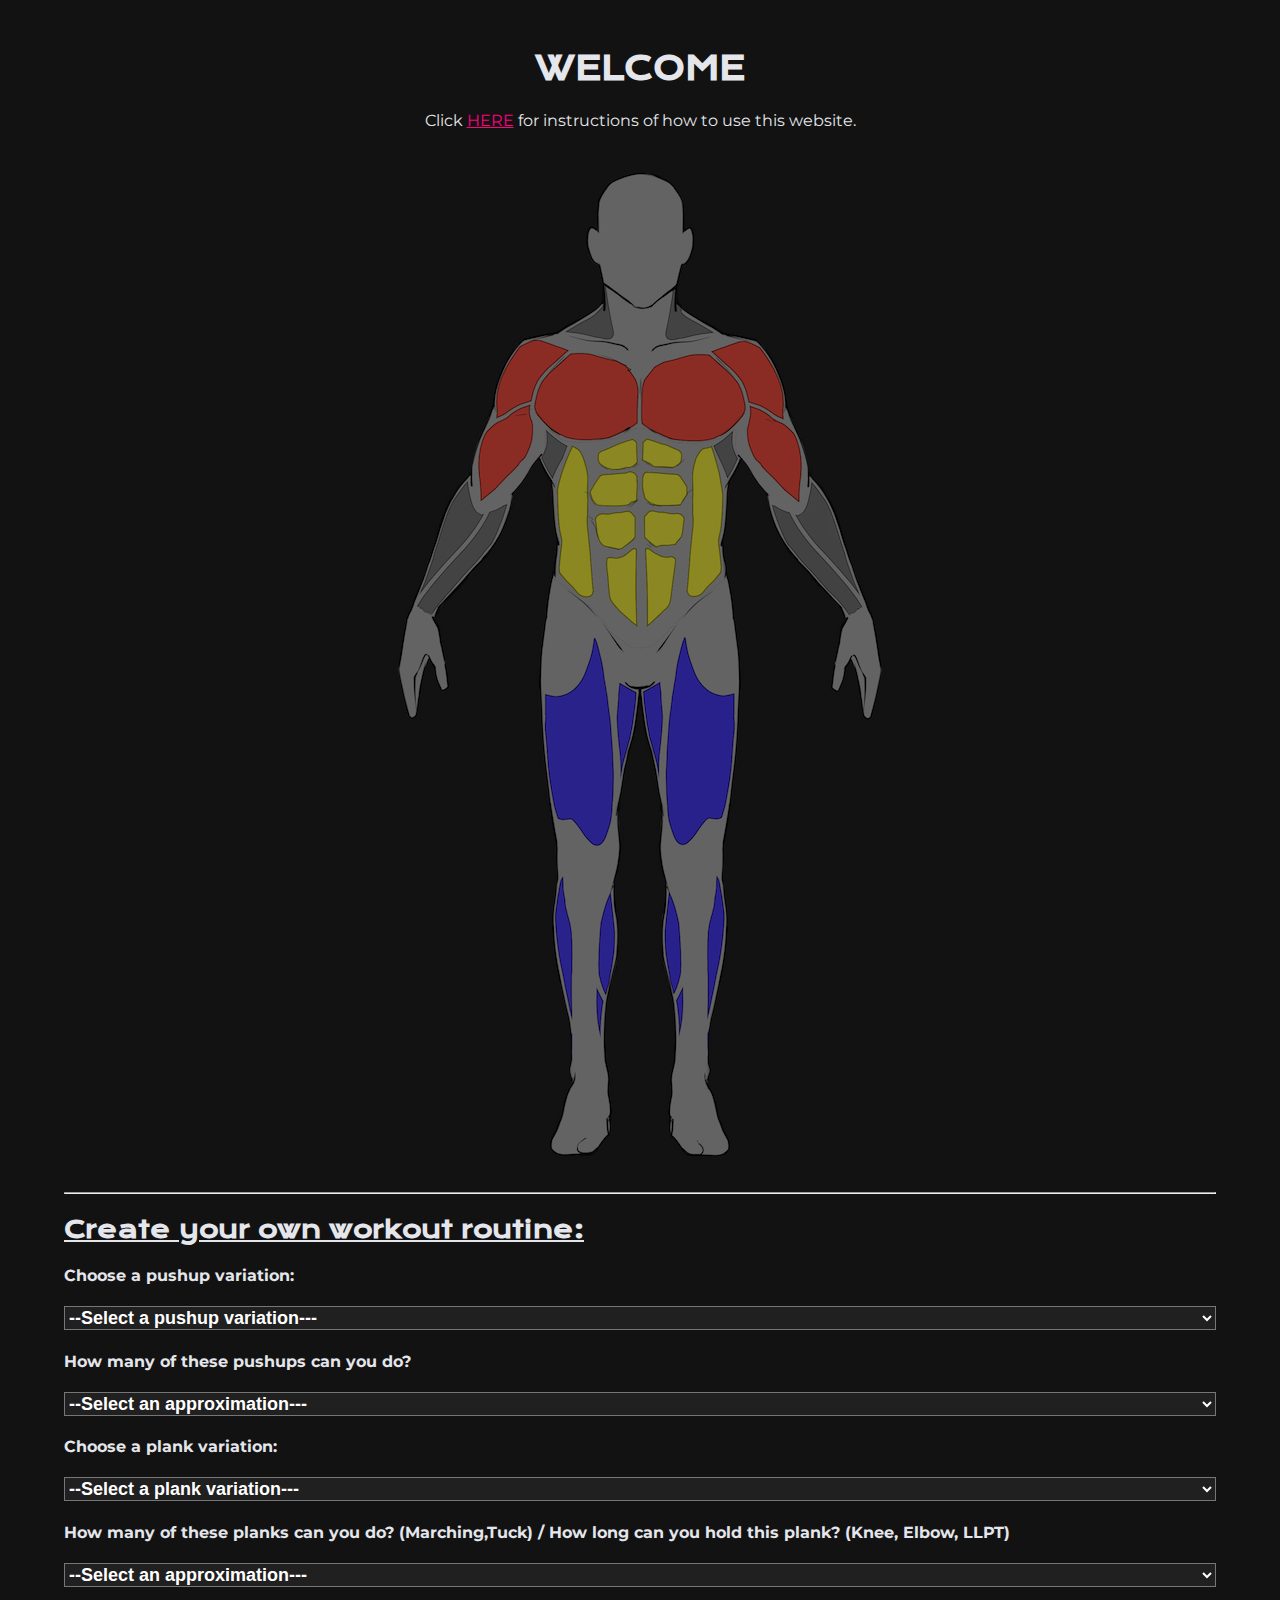
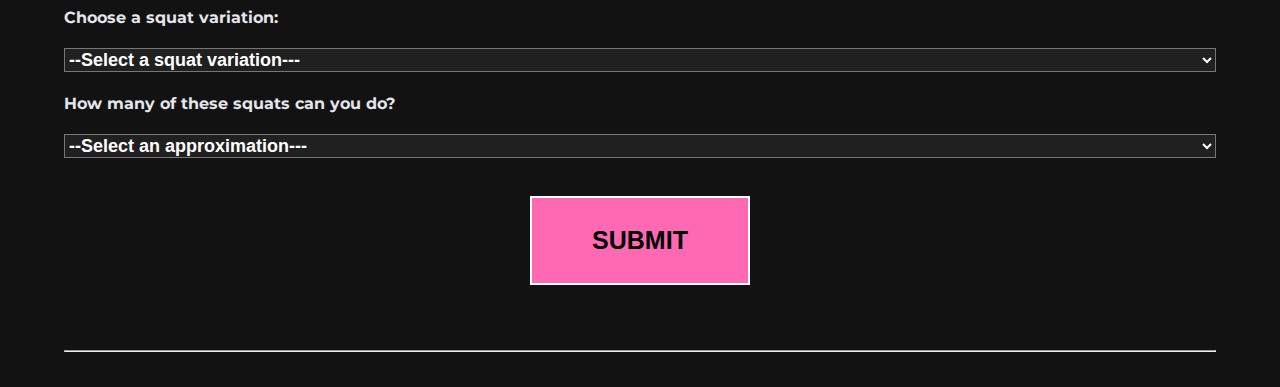
<file: index.html>
<!DOCTYPE html>
<html>
<head>
  <title>Home Page</title>
  <link rel="stylesheet" type="text/css" href="styles.css">
  <link rel="preconnect" href="https://fonts.gstatic.com">
  <link href="https://fonts.googleapis.com/css2?family=Montserrat&display=swap" rel="stylesheet">
  <link href="https://fonts.googleapis.com/css2?family=Krona+One&display=swap" rel="stylesheet">
  <script src="script.js"></script>
</head>
<body class="darkmode">
  <br>
  <center><h1>WELCOME</h1>
  <p>Click <a class = "link" href="about.html">HERE</a> for instructions of how to use this website. </p> </center>
  <br>
  <img src="body.png" width="502" height="1000" usemap="#bodymap" class="aligncenter">
  <map name="bodymap">
    <area shape="rect" coords="150,475,350,860" href="lower.html">
    <area shape="rect" coords="170,275,330,460" href="core.html">
    <area shape="poly" coords="130,175,370,175,
    430,335,380,335,
    330,275,170,275,
    120,335,70,335" href="upper.html">
  </map>
  <br>
  <hr>
  <form>
  <h2><u>Create your own workout routine:</u></h2>
  <h4>Choose a pushup variation:</h4>
  <select id="pu">
    <option value="NOT SELECTED">--Select a pushup variation---</option>
    <option value="Incline Wall Pushup">Incline Wall Pushup</option>
    <option value="Knee Pushup">Knee Pushup</option>
    <option value="Full Pushup">Full Pushup</option>
    <option value="Inverse Pushup">Inverse Pushup</option>
    <option value="Plyometric Pushup">Plyometric Pushup</option>
  </select>
  <h4>How many of these pushups can you do?</em></h4>
  <select id="pureps">
    <option value="NOT SELECTED">--Select an approximation---</option>
    <option value="20">15 + Reps</option>
    <option value="10">Around 10 Reps</option>
    <option value="3">< 5 Reps</option>
  </select>
  <h4>Choose a plank variation:</h4>
  <select id="p">
    <option value="NOT SELECTED">--Select a plank variation---</option>
    <option value="Knee Plank">Knee Plank</option>
    <option value="Elbow Plank">Elbow Plank</option>
    <option value="Marching Plank">Marching Plank</option>
    <option value="Tuck Plank">Tuck Plank</option>
    <option value="LLPT Plank">LLPT Plank</option>
  </select>
  <h4>How many of these planks can you do? (Marching,Tuck) / How long can you hold this plank? (Knee, Elbow, LLPT)</h4>
  <select id="preps">
    <option value="NOT SELECTED">--Select an approximation---</option>
    <option value="20 (Marching,Tuck) / 90s Hold (Knee,Elbow,LLPT)">20 + Reps / 60 + Seconds</option>
    <option value="10 (Marching,Tuck) / 45s Hold (Knee,Elbow,LLPT)">10-20 Reps / 30-60 seconds</option>
    <option value="6 (Marching,Tuck) / 20s Hold (Knee,Elbow,LLPT)">< 10 reps / < 30 seconds</option>
  </select>
  <h4>Choose a squat variation:</h4>
  <select id="s">
    <option value="NOT SELECTED">--Select a squat variation---</option>
    <option value="Chair Squat">Chair Squat</option>
    <option value="Squat to Calf Raise">Squat to Calf Raise</option>
    <option value="Split Squat">Split Squat</option>
    <option value="Cossack Squat">Cossack Squat</option>
    <option value="Plyometric Tuck Squat">Plyometric Tuck Squat</option>
  </select>
  <h4>How many of these squats can you do?</em></h4>
  <select id="sreps">
    <option value="NOT SELECTED">--Select an approximation---</option>
    <option value="20">20 + Reps</option>
    <option value="15">10-20 Reps</option>
    <option value="8">< 10 Reps</option>
  </select>
  <br> <br> <br>
  <center><button type="button" class="button" onclick="printWorkout() ;">SUBMIT</button></center>
  <br> <br>
  <table id="customWorkout" class="workoutTable">
    <tr>
      <th>Exercise</th>
      <th>Sets</th>
      <th>Reps/ Duration</th>
      <th>Rest (Between Sets)</th>
    </tr>
    <tr>
      <td></td>
      <td></td>
      <td></td>
      <td></td>
    </tr>
    <tr>
      <td></td>
      <td></td>
      <td></td>
      <td></td>
    </tr>
    <tr>
      <td></td>
      <td></td>
      <td></td>
      <td></td>
    </tr>
  </table>
</form>
<br>
<hr>
<br>
</body>
</html>
</file>
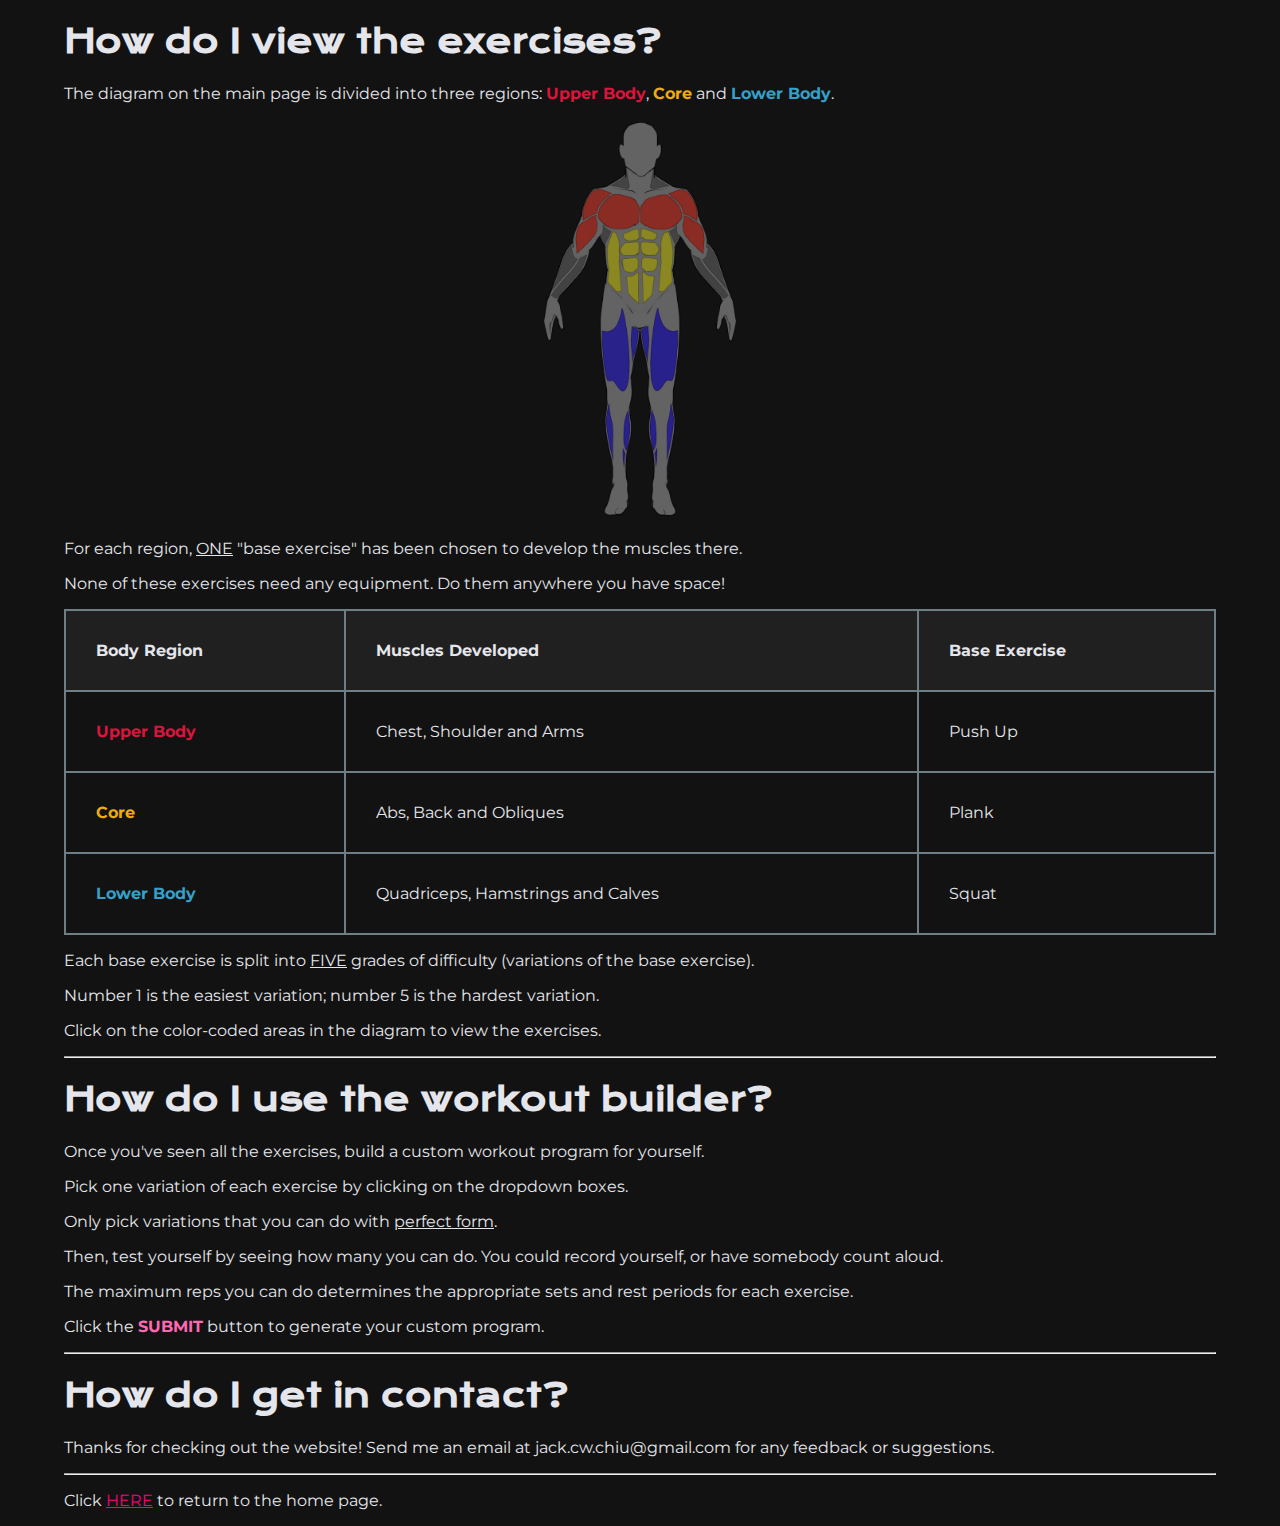
<file: about.html>
<!DOCTYPE html>
<html>
<head>
  <title>About Page</title>
  <link rel="stylesheet" type="text/css" href="styles.css">
  <link rel="preconnect" href="https://fonts.gstatic.com">
  <link href="https://fonts.googleapis.com/css2?family=Montserrat&display=swap" rel="stylesheet">
  <link href="https://fonts.googleapis.com/css2?family=Krona+One&display=swap" rel="stylesheet">
</head>
<body class="darkmode">
  <h1>How do I view the exercises?</h1>
  <p>The diagram on the main page is divided into three regions: <span class="upperWord">Upper Body</span>, <span class="coreWord">Core</span> and <span class="lowerWord">Lower Body</span>.</p>
  <center><img src="body.png" width="200" height="400"></center>
  <p>For each region, <u>ONE</u> "base exercise" has been chosen to develop the muscles there.</p>
  <p>None of these exercises need any equipment. Do them anywhere you have space!</p>
  <table>
    <tr>
      <th>Body Region</th>
      <th>Muscles Developed</th>
      <th>Base Exercise</th>
    </tr>
    <tr>
      <td><span class="upperWord">Upper Body</span></td>
      <td>Chest, Shoulder and Arms</td>
      <td>Push Up</td>
    </tr>
    <tr>
      <td><span class="coreWord">Core</span></td>
      <td>Abs, Back and Obliques</td>
      <td>Plank</td>
    </tr>
    <tr>
      <td><span class="lowerWord">Lower Body</span></td>
      <td>Quadriceps, Hamstrings and Calves</td>
      <td>Squat</td>
    </tr>
  </table>
  <p>Each base exercise is split into <u>FIVE</u> grades of difficulty (variations of the base exercise).</p>
  <p>Number 1 is the easiest variation; number 5 is the hardest variation.</p>
  <p>Click on the color-coded areas in the diagram to view the exercises.</p>
  <hr>
  <h1>How do I use the workout builder?</h1>
  <p>Once you've seen all the exercises, build a custom workout program for yourself.</p>
  <p>Pick one variation of each exercise by clicking on the dropdown boxes.</p>
  <p>Only pick variations that you can do with <u>perfect form</u>.</p>
  <p>Then, test yourself by seeing how many you can do. You could record yourself, or have somebody count aloud.</p>
  <p>The maximum reps you can do determines the appropriate sets and rest periods for each exercise.</p>
  <p>Click the <a class="buttonword">SUBMIT</a> button to generate your custom program.</p>
  <hr>
  <h1>How do I get in contact?</h1>
  <p>Thanks for checking out the website! Send me an email at jack.cw.chiu@gmail.com for any feedback or suggestions.</p>
  <hr>
  <p>Click <a class = "link" href="index.html">HERE</a> to return to the home page.</p>
</body>
</html>
</file>
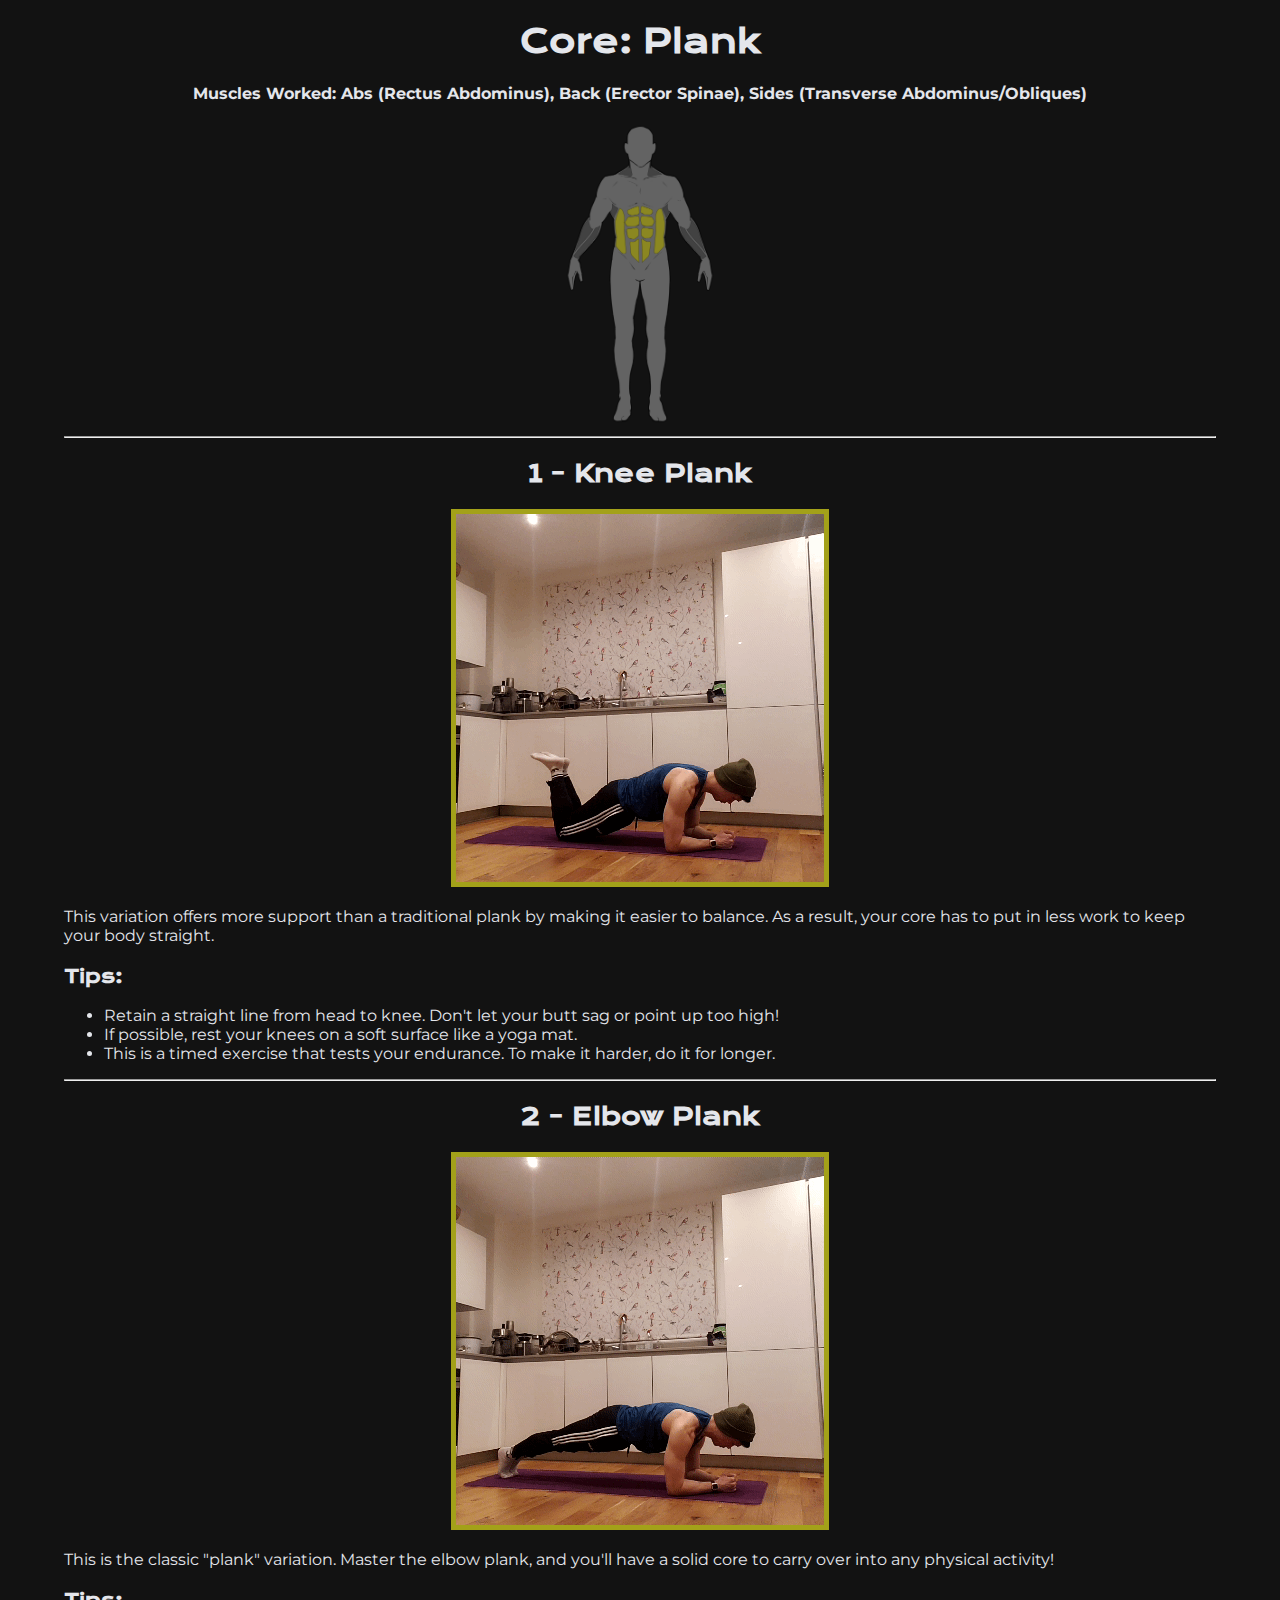
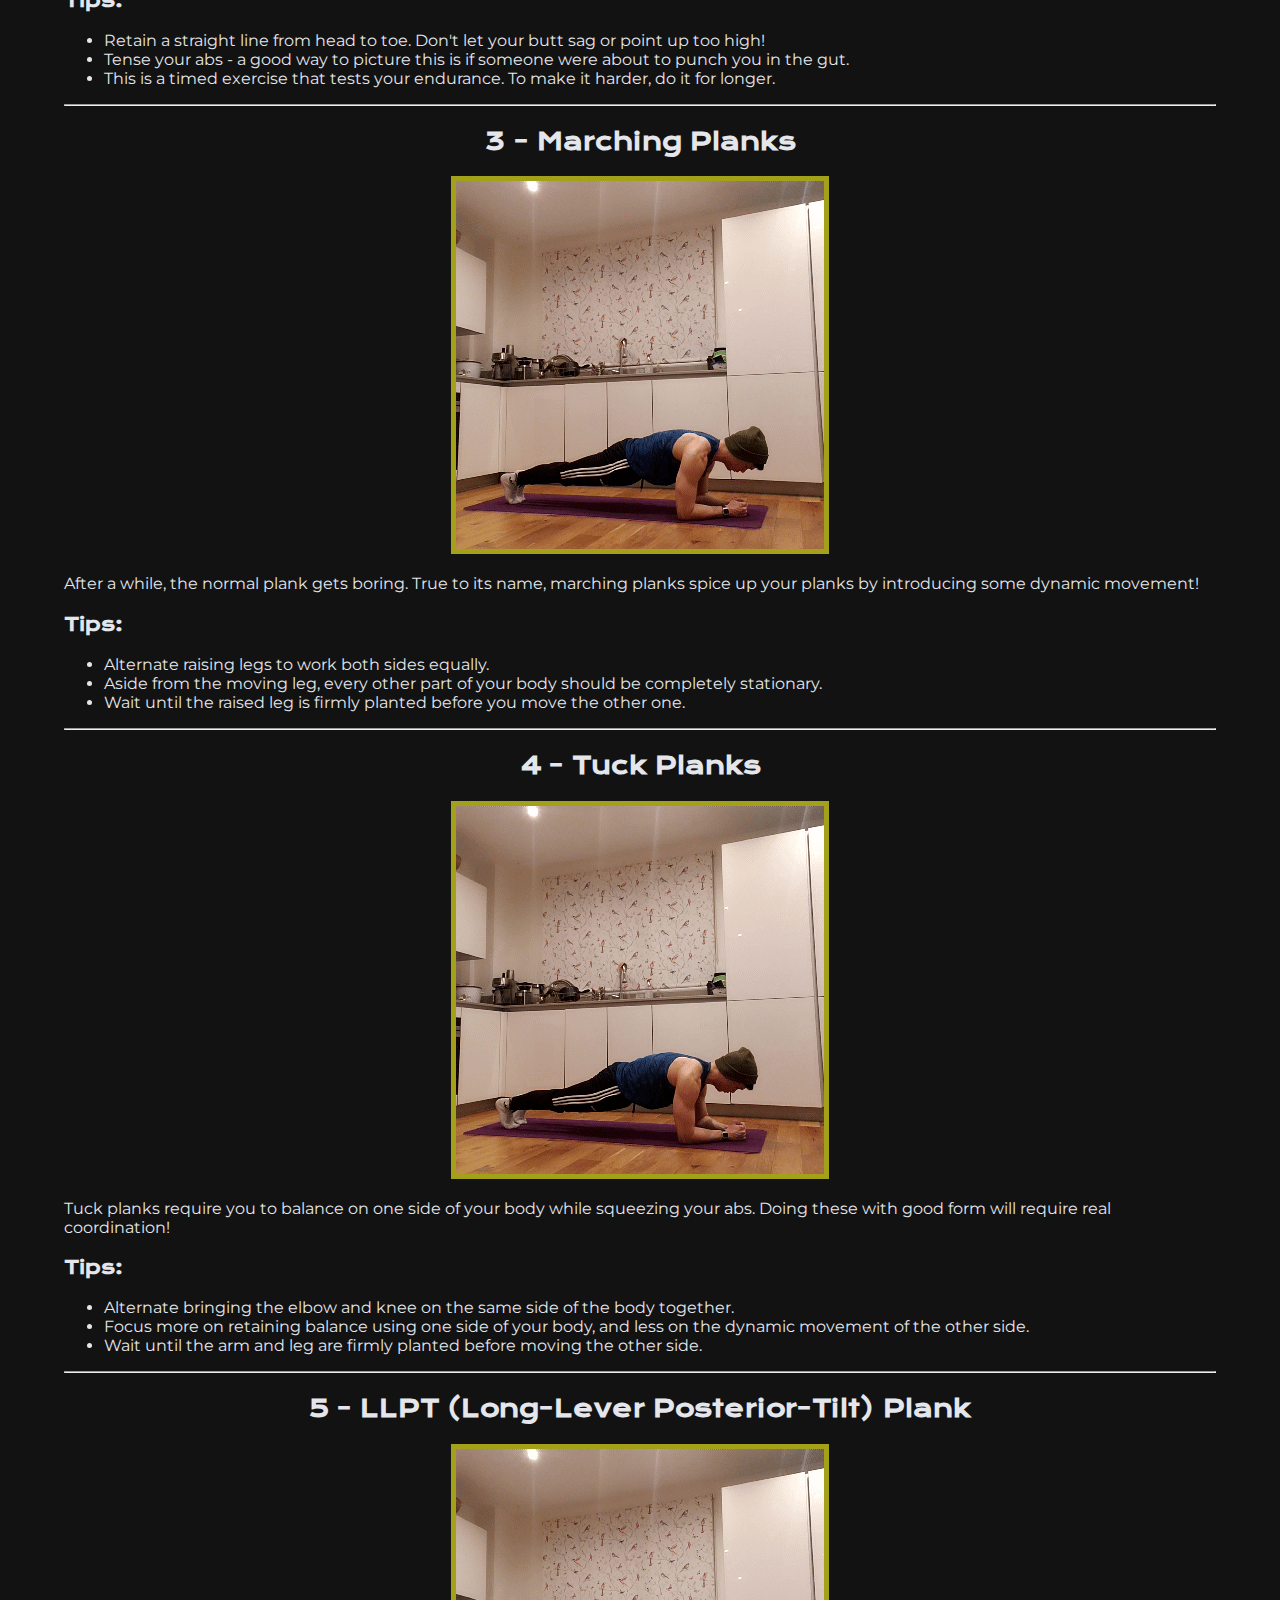
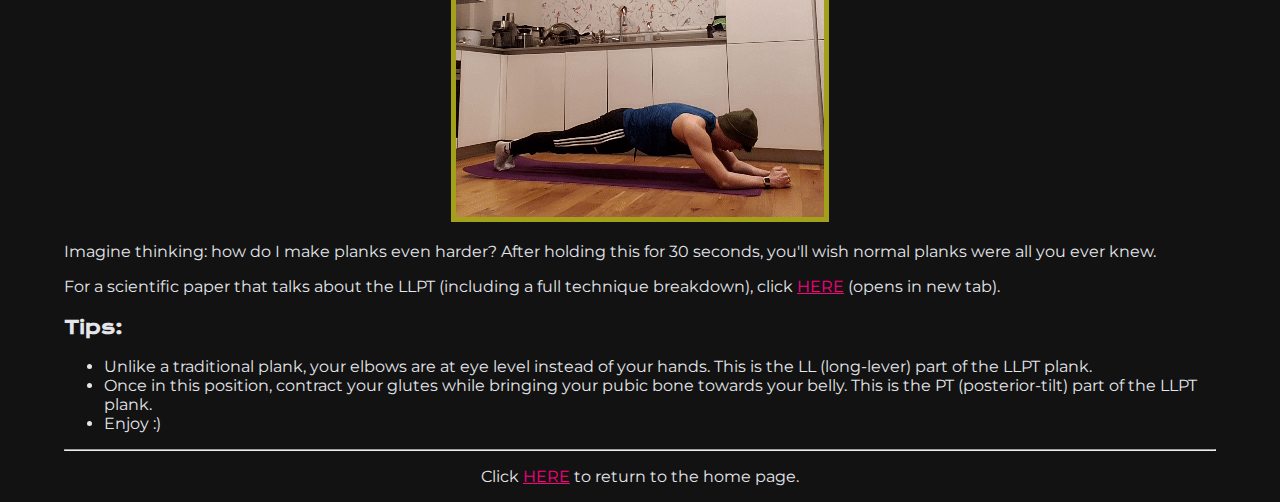
<file: core.html>
<!DOCTYPE html>
<html>
<head>
  <title>Core:Plank</title>
  <link rel="stylesheet" type="text/css" href="styles.css">
  <link rel="preconnect" href="https://fonts.gstatic.com">
  <link href="https://fonts.googleapis.com/css2?family=Montserrat&display=swap" rel="stylesheet">
  <link href="https://fonts.googleapis.com/css2?family=Krona+One&display=swap" rel="stylesheet">
</head>
<body class="darkmode">
  <a class="center"><h1>Core: Plank</h1>
  <h4>Muscles Worked: Abs (Rectus Abdominus), Back (Erector Spinae), Sides (Transverse Abdominus/Obliques)</h4>
  <img src="core.png" width="150" height="300"></a>
  <hr>
  <a class="center"><h2>1 - Knee Plank</h2>
  <img src="p1.gif" class="coreborder"></a>
  <p>This variation offers more support than a traditional plank by making it easier to balance. As a result, your core has to put in less work to keep your body straight.</p>
  <h3>Tips:</h3>
  <ul>
    <li>Retain a straight line from head to knee. Don't let your butt sag or point up too high!</li>
    <li>If possible, rest your knees on a soft surface like a yoga mat. </li>
    <li>This is a timed exercise that tests your endurance. To make it harder, do it for longer.</li>
  </ul>
  <hr>
  <a class="center"><h2>2 - Elbow Plank</h2>
  <img src="p2.gif" class="coreborder"></a>
  <p>This is the classic "plank" variation. Master the elbow plank, and you'll have a solid core to carry over into any physical activity!</p>
  <h3>Tips:</h3>
  <ul>
    <li>Retain a straight line from head to toe. Don't let your butt sag or point up too high!</li>
    <li>Tense your abs - a good way to picture this is if someone were about to punch you in the gut.</li>
    <li>This is a timed exercise that tests your endurance. To make it harder, do it for longer.</li>
  </ul>
  <hr>
  <a class="center"><h2>3 - Marching Planks</h2>
  <img src="p3.gif" class="coreborder"></a>
  <p>After a while, the normal plank gets boring. True to its name, marching planks spice up your planks by introducing some dynamic movement!</p>
  <h3>Tips:</h3>
  <ul>
    <li>Alternate raising legs to work both sides equally.</li>
    <li>Aside from the moving leg, every other part of your body should be completely stationary.</li>
    <li>Wait until the raised leg is firmly planted before you move the other one.</li>
  </ul>
  <hr>
  <a class="center"><h2>4 - Tuck Planks</h2>
  <img src="p4.gif" class="coreborder"></a>
  <p>Tuck planks require you to balance on one side of your body while squeezing your abs. Doing these with good form will require real coordination!</p>
  <h3>Tips:</h3>
  <ul>
    <li>Alternate bringing the elbow and knee on the same side of the body together.</li>
    <li>Focus more on retaining balance using one side of your body, and less on the dynamic movement of the other side.</li>
    <li>Wait until the arm and leg are firmly planted before moving the other side.</li>
  </ul>
  <hr>
  <a class="center"><h2>5 - LLPT (Long-Lever Posterior-Tilt) Plank</h2>
  <img src="p5.gif" class="coreborder"></a>
  <p>Imagine thinking: how do I make planks even harder? After holding this for 30 seconds, you'll wish normal planks were all you ever knew.</p>
  <p>For a scientific paper that talks about the LLPT (including a full technique breakdown), click <a class = "link" href="https://www.researchgate.net/publication/288093539_The_long-lever_posterior-tilt_plank" target="_blank">HERE</a> (opens in new tab).</p>
  <h3>Tips:</h3>
  <ul>
    <li>Unlike a traditional plank, your elbows are at eye level instead of your hands. This is the LL (long-lever) part of the LLPT plank.</li>
    <li>Once in this position, contract your glutes while bringing your pubic bone towards your belly. This is the PT (posterior-tilt) part of the LLPT plank.</li>
    <li>Enjoy :)</li>
  </ul>
  <hr>
  <center><p>Click <a class = "link" href="index.html">HERE</a> to return to the home page.</p></center>
</body>
</html>
</file>
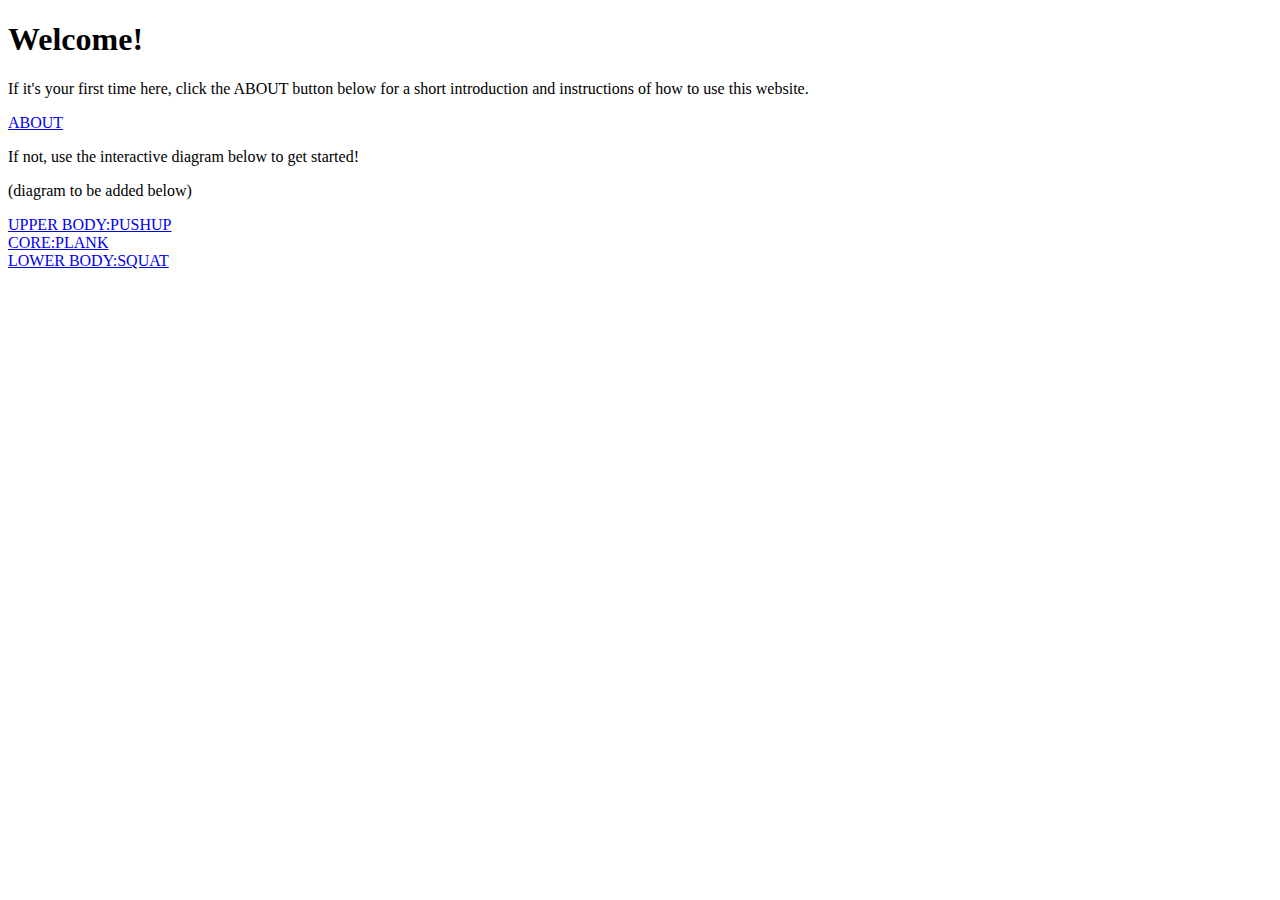
<file: home.html>
<!DOCTYPE html>
<html>
<head>
  <title>Home Page</title>
</head>
<body>
  <h1>Welcome! </h1>
  <p>If it's your first time here, click the ABOUT button below for a short introduction and instructions of how to use this website. </p>
  <a href="about.html">ABOUT</a>
  <p> If not, use the interactive diagram below to get started! </p>
  <p> (diagram to be added below) </p>
  <a href="upper.html">UPPER BODY:PUSHUP</a>
  <br>
  <a href="core.html">CORE:PLANK</a>
  <br>
  <a href="lower.html">LOWER BODY:SQUAT</a>
</body>
</html>
</file>
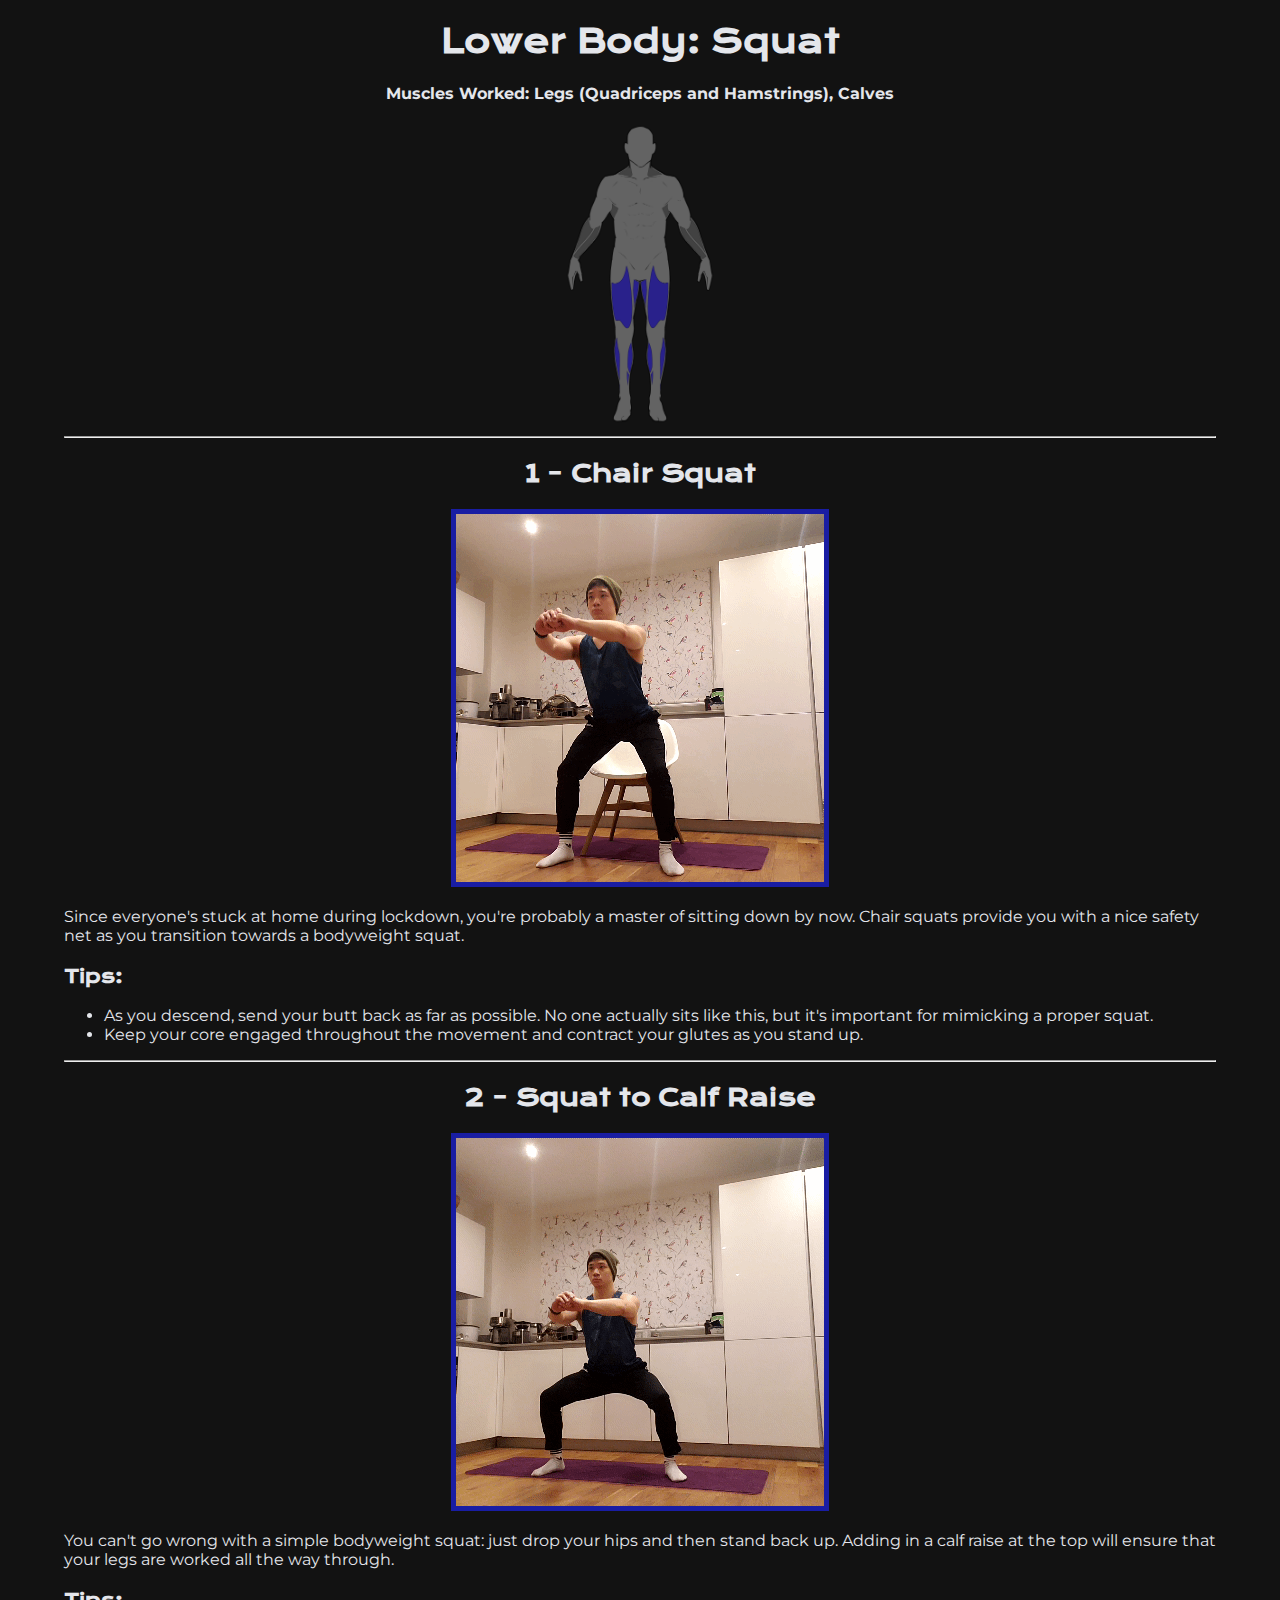
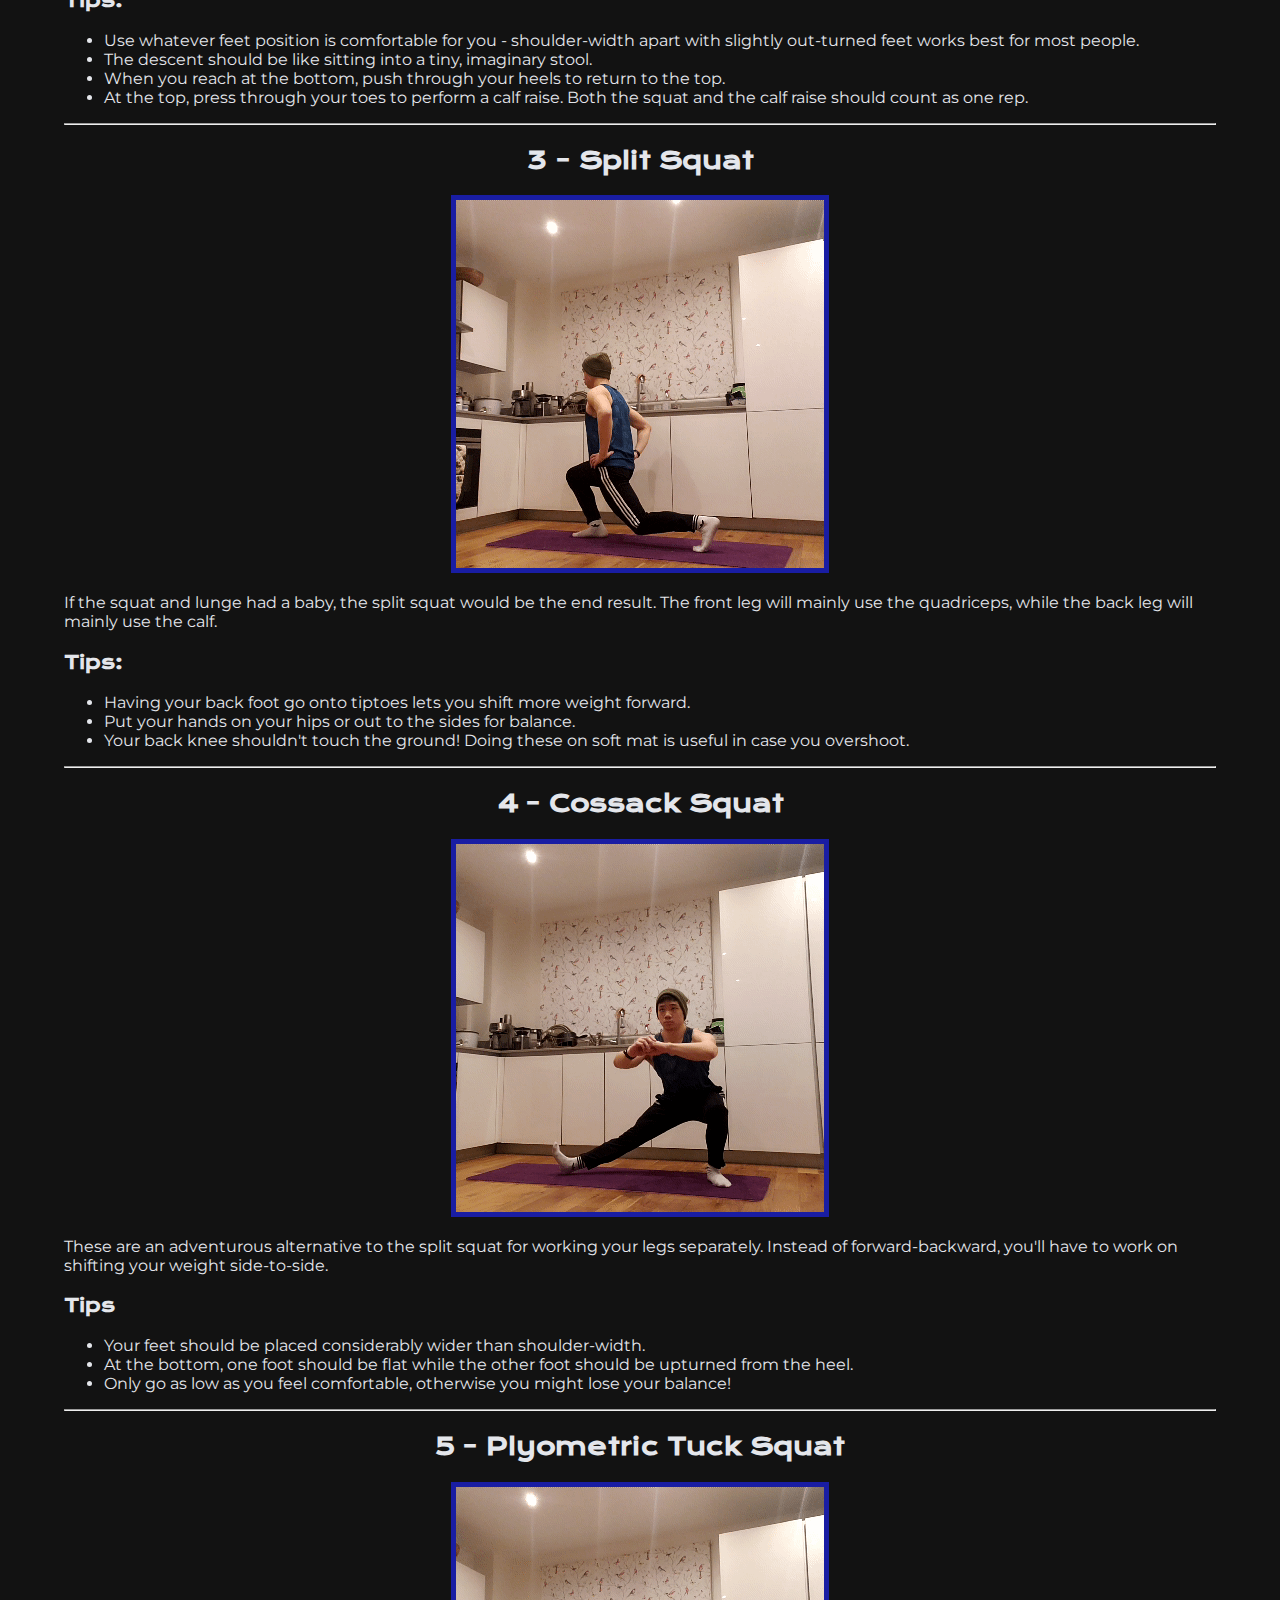
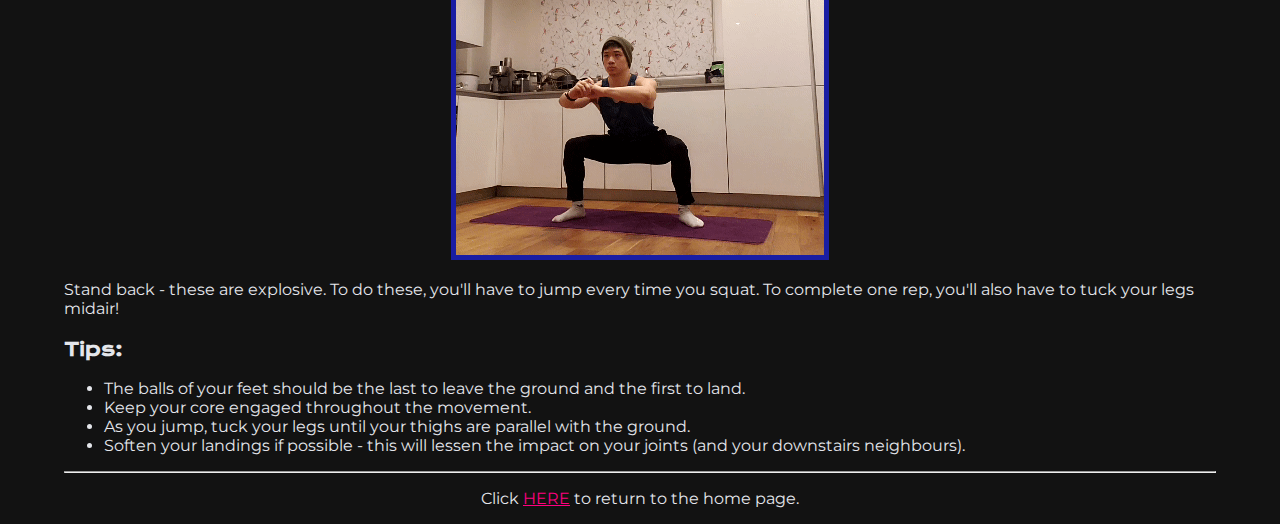
<file: lower.html>
<!DOCTYPE html>
<html>
<head>
  <title>Lower Body:Squat</title>
  <link rel="stylesheet" type="text/css" href="styles.css">
  <link rel="preconnect" href="https://fonts.gstatic.com">
  <link href="https://fonts.googleapis.com/css2?family=Montserrat&display=swap" rel="stylesheet">
  <link href="https://fonts.googleapis.com/css2?family=Krona+One&display=swap" rel="stylesheet">
</head>
<body class="darkmode">
  <a class="center"><h1>Lower Body: Squat</h1>
  <h4>Muscles Worked: Legs (Quadriceps and Hamstrings), Calves</h4>
  <img src="lower.png" width="150" height="300"></a>
  <hr>
  <a class="center"><h2>1 - Chair Squat</h2>
  <img src="s1.gif" class="lowerborder"></a>
  <p>Since everyone's stuck at home during lockdown, you're probably a master of sitting down by now. Chair squats provide you with a nice safety net as you transition towards a bodyweight squat.</p>
  <h3>Tips:</h3>
  <ul>
    <li>As you descend, send your butt back as far as possible. No one actually sits like this, but it's important for mimicking a proper squat.</li>
    <li>Keep your core engaged throughout the movement and contract your glutes as you stand up.</li>
  </ul>
  <hr>
  <a class="center"><h2>2 - Squat to Calf Raise</h2>
  <img src="s2.gif" class="lowerborder"></a>
  <p>You can't go wrong with a simple bodyweight squat: just drop your hips and then stand back up. Adding in a calf raise at the top will ensure that your legs are worked all the way through.</p>
  <h3>Tips:</h3>
  <ul>
    <li>Use whatever feet position is comfortable for you - shoulder-width apart with slightly out-turned feet works best for most people.</li>
    <li>The descent should be like sitting into a tiny, imaginary stool.</li>
    <li>When you reach at the bottom, push through your heels to return to the top.</li>
    <li>At the top, press through your toes to perform a calf raise. Both the squat and the calf raise should count as one rep.</li>
  </ul>
  <hr>
  <a class="center"><h2>3 - Split Squat</h2>
  <img src="s3.gif" class="lowerborder"></a>
  <p>If the squat and lunge had a baby, the split squat would be the end result. The front leg will mainly use the quadriceps, while the back leg will mainly use the calf.</p>
  <h3>Tips:</h3>
  <ul>
    <li>Having your back foot go onto tiptoes lets you shift more weight forward.</li>
    <li>Put your hands on your hips or out to the sides for balance.</li>
    <li>Your back knee shouldn't touch the ground! Doing these on soft mat is useful in case you overshoot.</li>
  </ul>
  <hr>
  <a class="center"><h2>4 - Cossack Squat</h2>
  <img src="s4.gif" class="lowerborder"></a>
  <p>These are an adventurous alternative to the split squat for working your legs separately. Instead of forward-backward, you'll have to work on shifting your weight side-to-side.</p>
  <h3>Tips</h3>
  <ul>
    <li>Your feet should be placed considerably wider than shoulder-width.</li>
    <li>At the bottom, one foot should be flat while the other foot should be upturned from the heel.</li>
    <li>Only go as low as you feel comfortable, otherwise you might lose your balance!</li>
  </ul>
  <hr>
  <a class="center"><h2>5 - Plyometric Tuck Squat</h2>
  <img src="s5.gif" class="lowerborder"></a>
  <p>Stand back - these are explosive. To do these, you'll have to jump every time you squat. To complete one rep, you'll also have to tuck your legs midair!</p>
  <h3>Tips:</h3>
  <ul>
    <li>The balls of your feet should be the last to leave the ground and the first to land.</li>
    <li>Keep your core engaged throughout the movement.</li>
    <li>As you jump, tuck your legs until your thighs are parallel with the ground.</li>
    <li>Soften your landings if possible - this will lessen the impact on your joints (and your downstairs neighbours).</li>
  </ul>
  <hr>
  <center><p>Click <a class = "link" href="index.html">HERE</a> to return to the home page.</p></center>
</body>
</html>
</file>
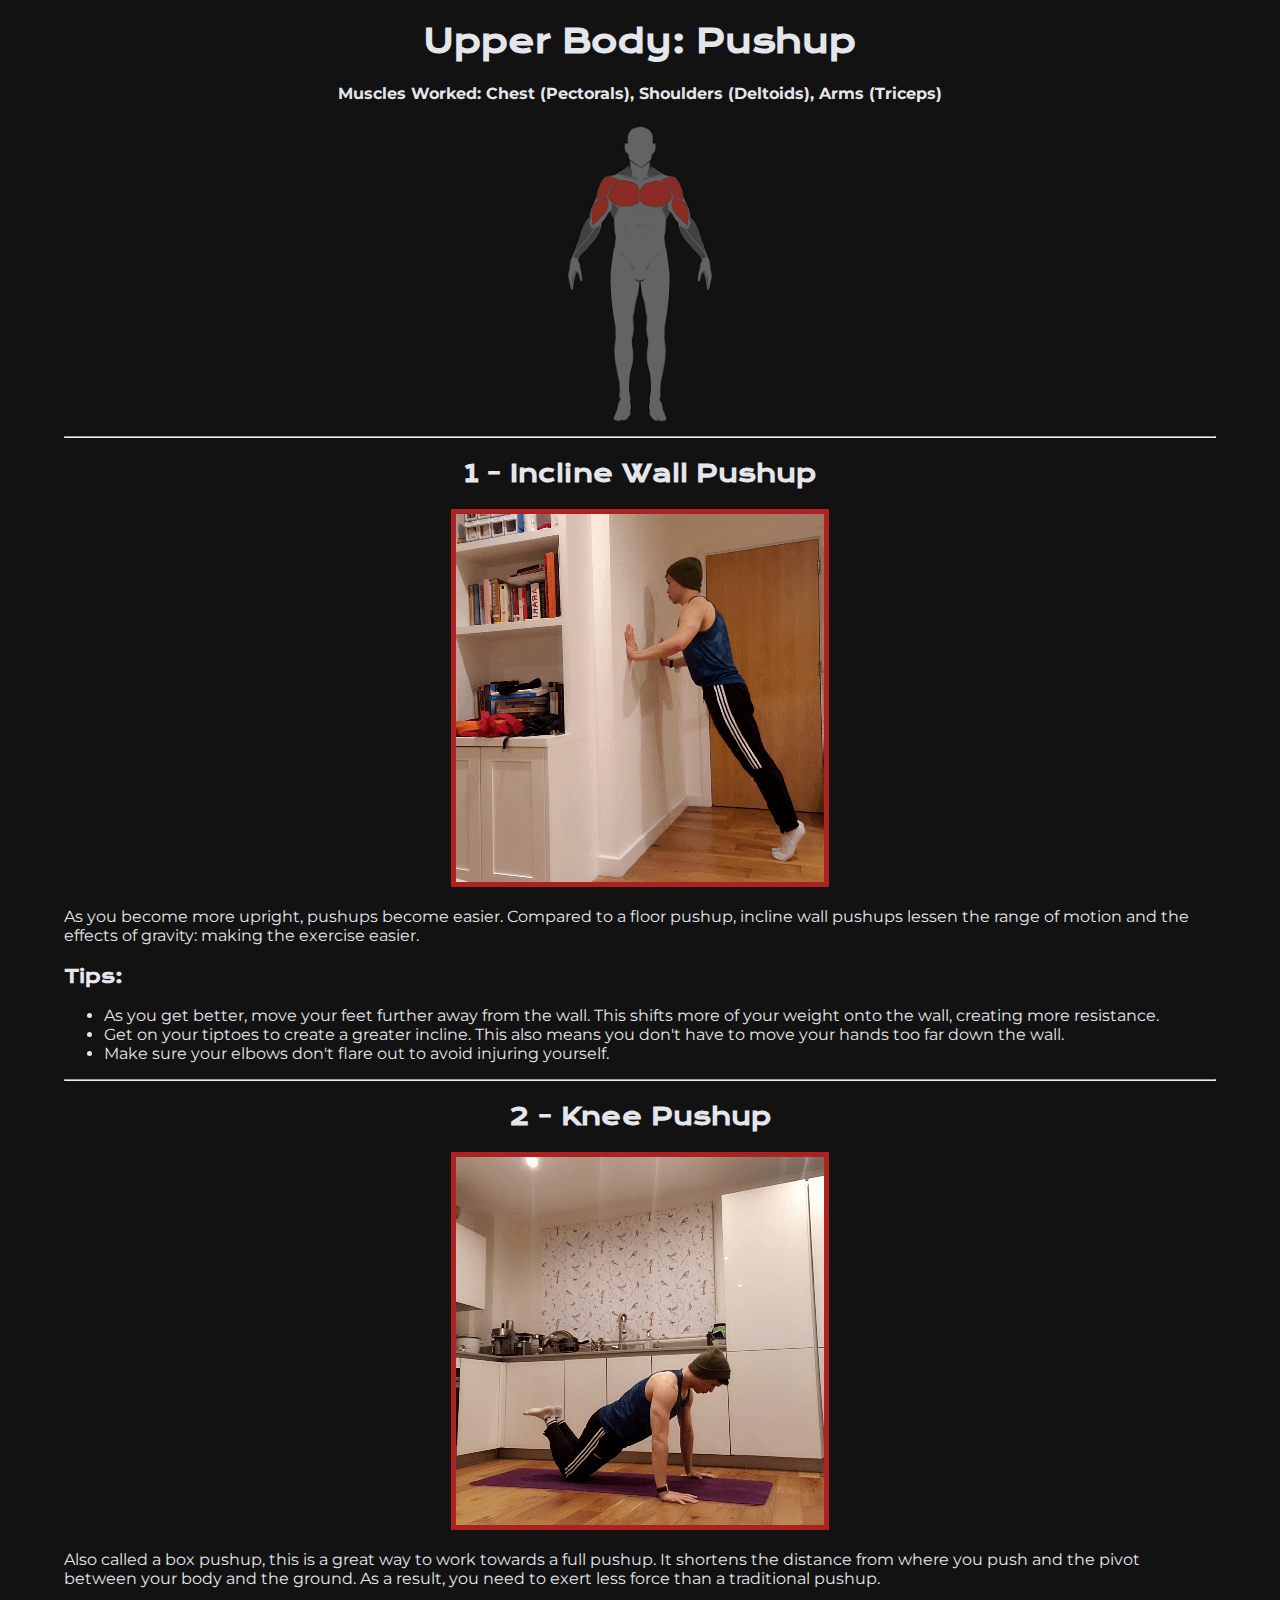
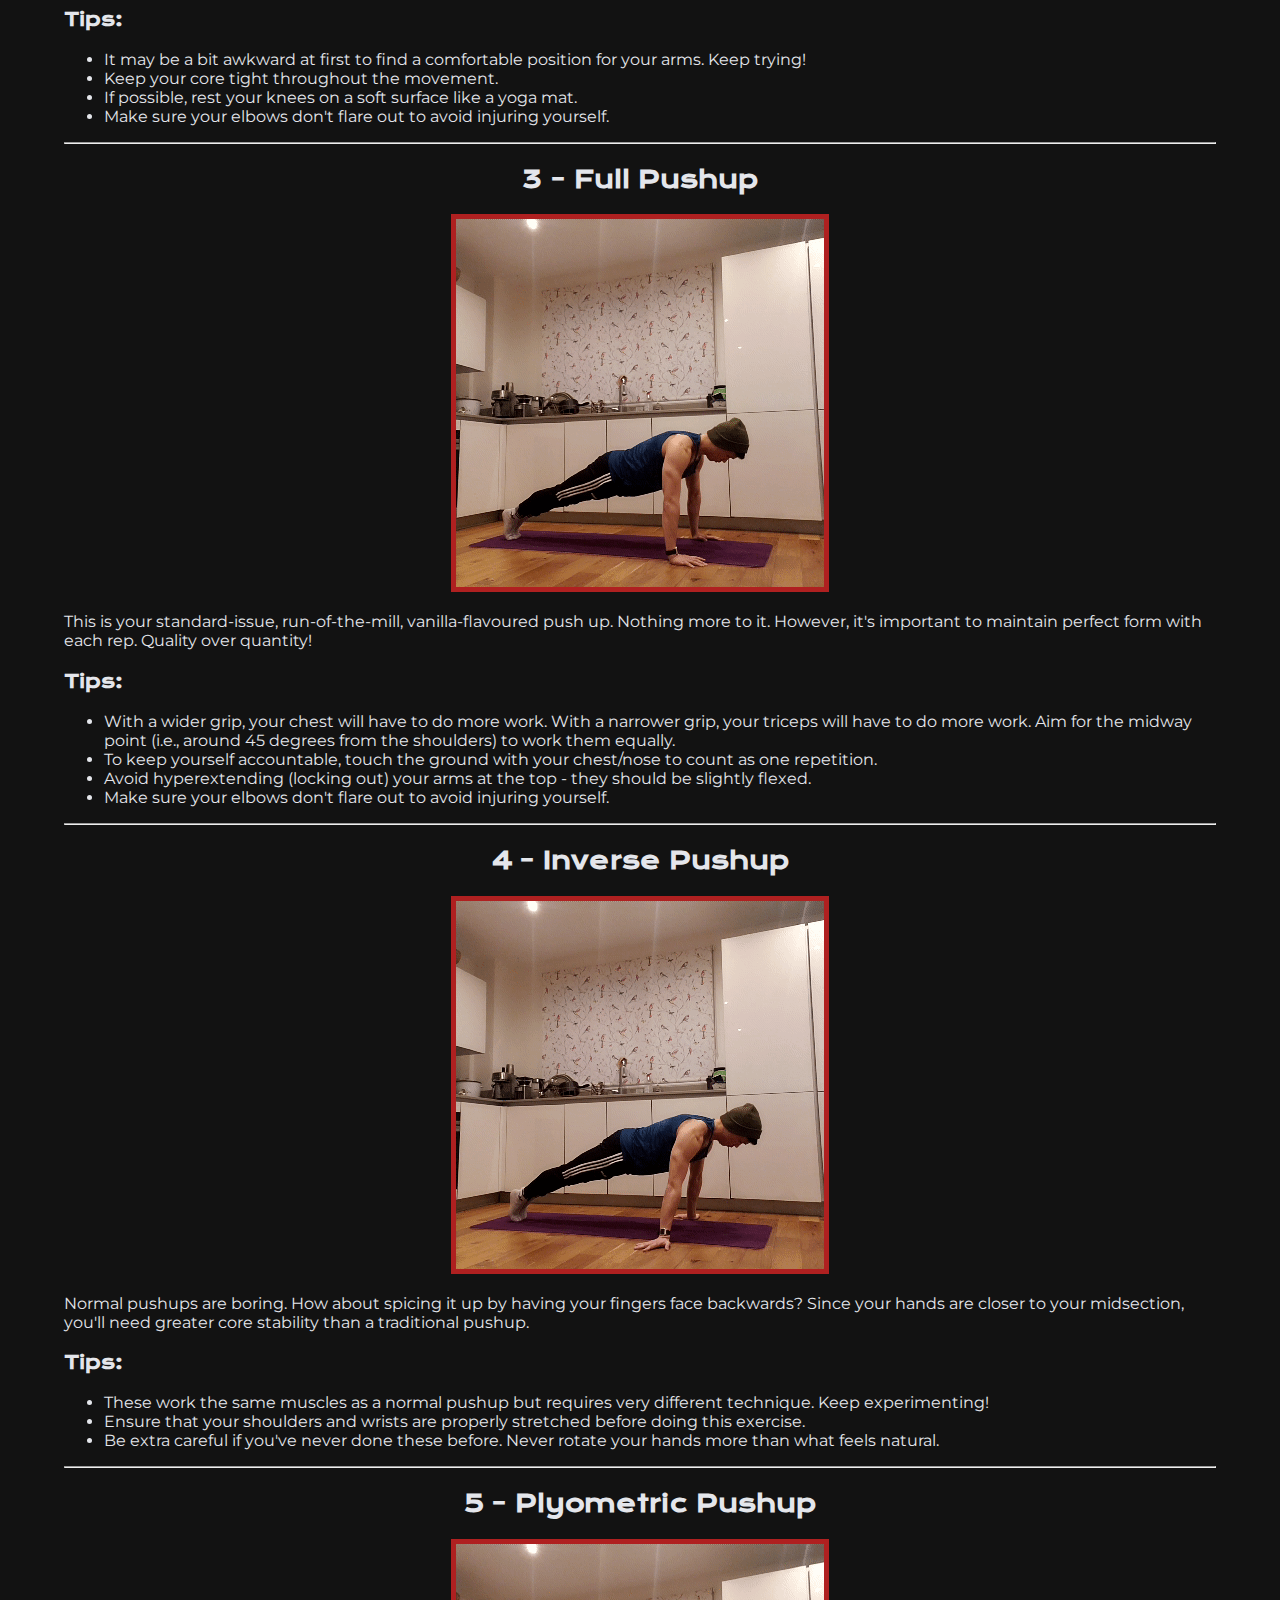
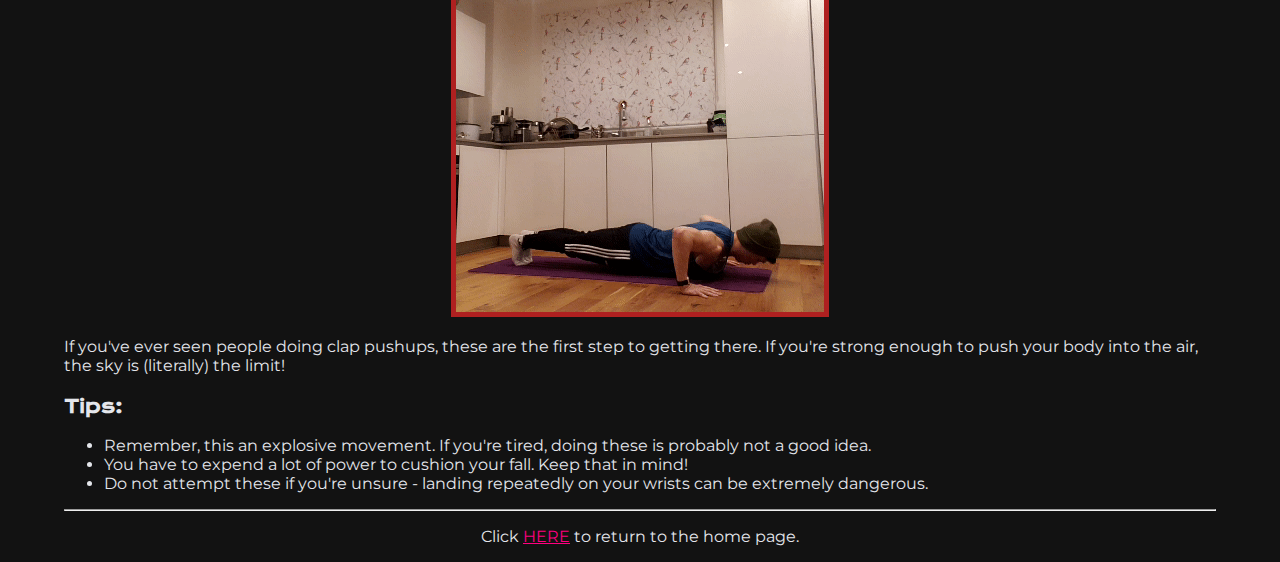
<file: upper.html>
<!DOCTYPE html>
<html>
<head>
  <title >Upper Body:Pushup</title>
  <link rel="stylesheet" type="text/css" href="styles.css">
  <link rel="preconnect" href="https://fonts.gstatic.com">
  <link href="https://fonts.googleapis.com/css2?family=Montserrat&display=swap" rel="stylesheet">
  <link href="https://fonts.googleapis.com/css2?family=Krona+One&display=swap" rel="stylesheet">
</head>
<body class="darkmode">
  <a class="center"><h1>Upper Body: Pushup</h1>
  <h4>Muscles Worked: Chest (Pectorals), Shoulders (Deltoids), Arms (Triceps)</h4>
  <img src="upper.png" width="150" height="300">
  <hr>
  <h2>1 - Incline Wall Pushup</h2>
  <img src="pu1.gif" class="upperborder"></a>
  <p>As you become more upright, pushups become easier. Compared to a floor pushup, incline wall pushups lessen the range of motion and the effects of gravity: making the exercise easier. </p>
  <h3>Tips:</h3>
  <ul>
    <li>As you get better, move your feet further away from the wall. This shifts more of your weight onto the wall, creating more resistance. </li>
    <li>Get on your tiptoes to create a greater incline. This also means you don't have to move your hands too far down the wall. </li>
    <li>Make sure your elbows don't flare out to avoid injuring yourself.</li>
  </ul>
  <hr>
  <a class="center"><h2>2 - Knee Pushup</h2>
  <img src="pu2.gif" class="upperborder"></a>
  <p>Also called a box pushup, this is a great way to work towards a full pushup. It shortens the distance from where you push and the pivot between your body and the ground. As a result, you need to exert less force than a traditional pushup.</p>
  <h3>Tips:</h3>
  <ul>
    <li>It may be a bit awkward at first to find a comfortable position for your arms. Keep trying!</li>
    <li>Keep your core tight throughout the movement.</li>
    <li>If possible, rest your knees on a soft surface like a yoga mat. </li>
    <li>Make sure your elbows don't flare out to avoid injuring yourself.</li>
  </ul>
  <hr>
  <a class="center"><h2>3 - Full Pushup</h2>
  <img src ="pu3.gif" class="upperborder"></a>
  <p>This is your standard-issue, run-of-the-mill, vanilla-flavoured push up. Nothing more to it. However, it's important to maintain perfect form with each rep. Quality over quantity!</p>
  <h3>Tips:</h3>
  <ul>
    <li>With a wider grip, your chest will have to do more work. With a narrower grip, your triceps will have to do more work. Aim for the midway point (i.e., around 45 degrees from the shoulders) to work them equally.</li>
    <li>To keep yourself accountable, touch the ground with your chest/nose to count as one repetition.</li>
    <li>Avoid hyperextending (locking out) your arms at the top - they should be slightly flexed.</li>
    <li>Make sure your elbows don't flare out to avoid injuring yourself.</li>
  </ul>
  <hr>
  <a class="center"><h2>4 - Inverse Pushup</h2>
  <img src="pu4.gif" class="upperborder"></a>
  <p>Normal pushups are boring. How about spicing it up by having your fingers face backwards? Since your hands are closer to your midsection, you'll need greater core stability than a traditional pushup.</p>
  <h3>Tips:</h3>
  <ul>
    <li>These work the same muscles as a normal pushup but requires very different technique. Keep experimenting!</li>
    <li>Ensure that your shoulders and wrists are properly stretched before doing this exercise. </li>
    <li>Be extra careful if you've never done these before. Never rotate your hands more than what feels natural. </li>
  </ul>
  <hr>
  <a class="center"><h2>5 - Plyometric Pushup</h2>
  <img src="pu5.gif" class="upperborder"></a>
  <p>If you've ever seen people doing clap pushups, these are the first step to getting there. If you're strong enough to push your body into the air, the sky is (literally) the limit!</p>
  <h3>Tips:</h3>
  <ul>
    <li>Remember, this an explosive movement. If you're tired, doing these is probably not a good idea.</li>
    <li>You have to expend a lot of power to cushion your fall. Keep that in mind!</li>
    <li>Do not attempt these if you're unsure - landing repeatedly on your wrists can be extremely dangerous.</li>
  </ul>
  <hr>
  <center><p>Click <a class = "link" href="index.html">HERE</a> to return to the home page.</p></center>
</body>
</html>
</file>
<file: styles.css>
body {
  font-family: 'Montserrat', sans-serif;
}
body h1, h2, h3 {
  font-family: 'Krona One', sans-serif;
}
.darkmode {
  background-color: #121212;
  color: #E4E6EB;
  margin-left: 5% ;
  margin-right: 5%;
}
.link{
  color: #FF007F;
}
.aligncenter {
  display: block;
  margin-left:auto;
  margin-right:auto;
}
.upperWord {
  color: #DC143C;
  font-weight: bolder;
}
.coreWord {
  color: #EEAD0E;
  font-weight: bolder;
}
.lowerWord{
  color: #33A1C9;
  font-weight: bolder;
}
.button {
  background-color: #FF69B4;
  border: 2px solid white;
  color: black;
  padding: 28px 60px;
  font-weight: bolder;
  text-align: center;
  text-decoration: none;
  font-size: 25px;
  transition: 0.6s;
}
.buttonword {
  color: #FF69B4;
  font-weight: bolder;
}
.button:hover {
  background-color: #800080;
  color: #E4E6EB;
}
.center {
  text-align: center;
  display: block;
  margin-left: auto;
  margin-right: auto;
}
.upperborder {
  border: 5px solid #AF2020;
}
.coreborder {
  border: 5px solid #A3A119;
}
.lowerborder {
  border: 5px solid #191DA3;
}
.exampleImg {
  border: 3px solid white;
  padding: 20px;
  width: 500px;
  height: 300px;
}
table {
  width: 100%;
  border: 2px solid #6E7E85;
  border-collapse: collapse;
  text-align: left;
}
td {
  border: 2px solid #6E7E85;
  padding: 30px;
}
th {
  border: 2px solid #6E7E85;
  padding: 30px;
  background-color: #202020;
}
select {
  width: 100%;
  background-color: #202020;
  font-size: 18px;
  color: white;
  font-weight: bolder;
}
.workoutTable {
  display: none
}
</file>
